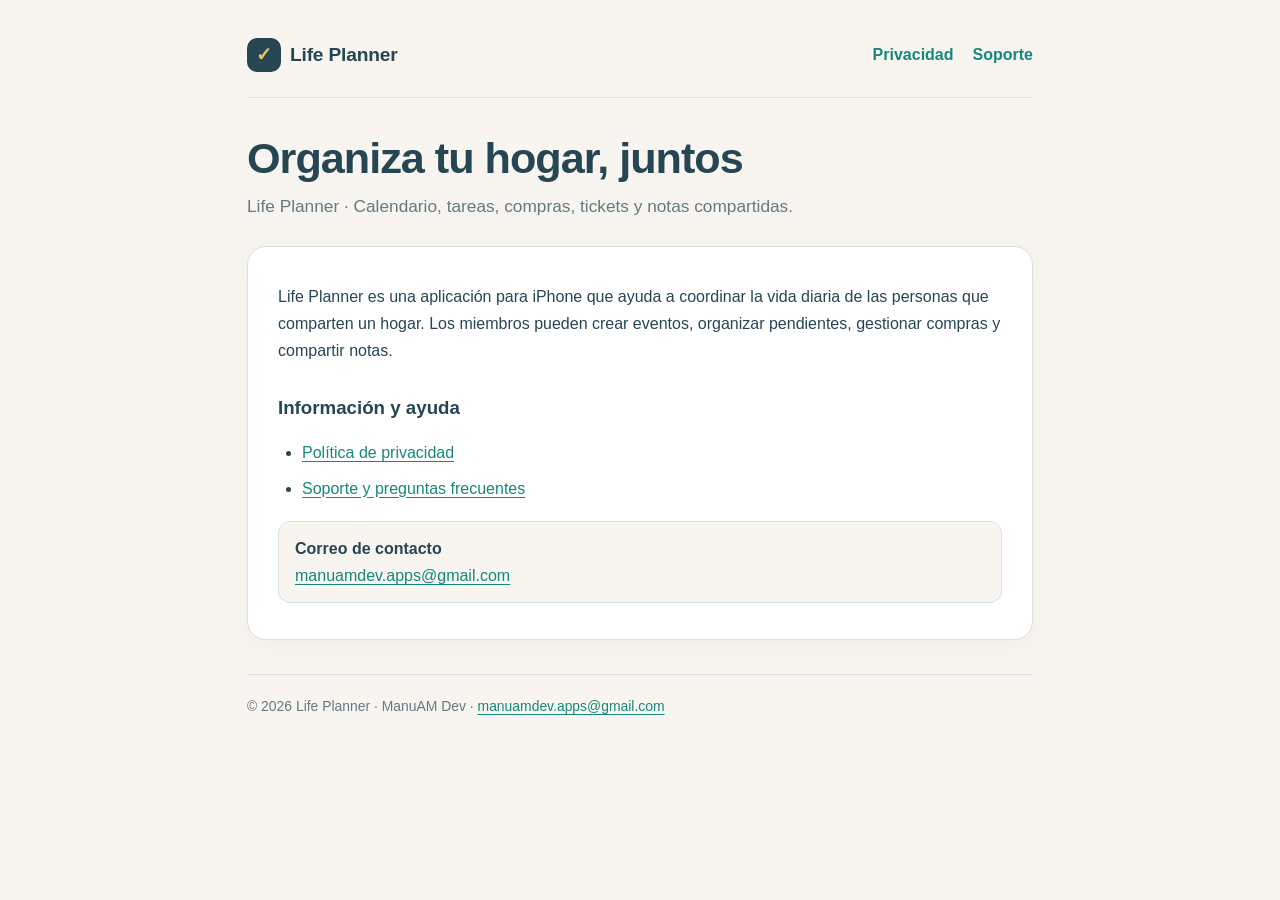
<file: index.html>
<!doctype html><html lang="es"><head><meta charset="utf-8"><meta name="viewport" content="width=device-width,initial-scale=1"><meta name="theme-color" content="#264653"><meta name="robots" content="index,follow"><meta name="description" content="Información y contacto de Life Planner, aplicación para organizar hogares."><title>Inicio — Life Planner</title><link rel="stylesheet" href="styles.css"></head><body><main><nav aria-label="Navegación principal"><a class="brand" href="index.html"><span class="mark" aria-hidden="true">✓</span>Life Planner</a><div class="links"><a href="privacidad.html">Privacidad</a><a href="soporte.html">Soporte</a></div></nav><h1>Organiza tu hogar, juntos</h1><p class="lead">Life Planner · Calendario, tareas, compras, tickets y notas compartidas.</p><section class="card"><p>Life Planner es una aplicación para iPhone que ayuda a coordinar la vida diaria de las personas que comparten un hogar. Los miembros pueden crear eventos, organizar pendientes, gestionar compras y compartir notas.</p><h2>Información y ayuda</h2><ul><li><a href="privacidad.html">Política de privacidad</a></li><li><a href="soporte.html">Soporte y preguntas frecuentes</a></li></ul><p class="contact"><strong>Correo de contacto</strong><br><a href="mailto:manuamdev.apps@gmail.com">manuamdev.apps@gmail.com</a></p></section><footer>© 2026 Life Planner · ManuAM Dev · <a href="mailto:manuamdev.apps@gmail.com">manuamdev.apps@gmail.com</a></footer></main></body></html>
</file>
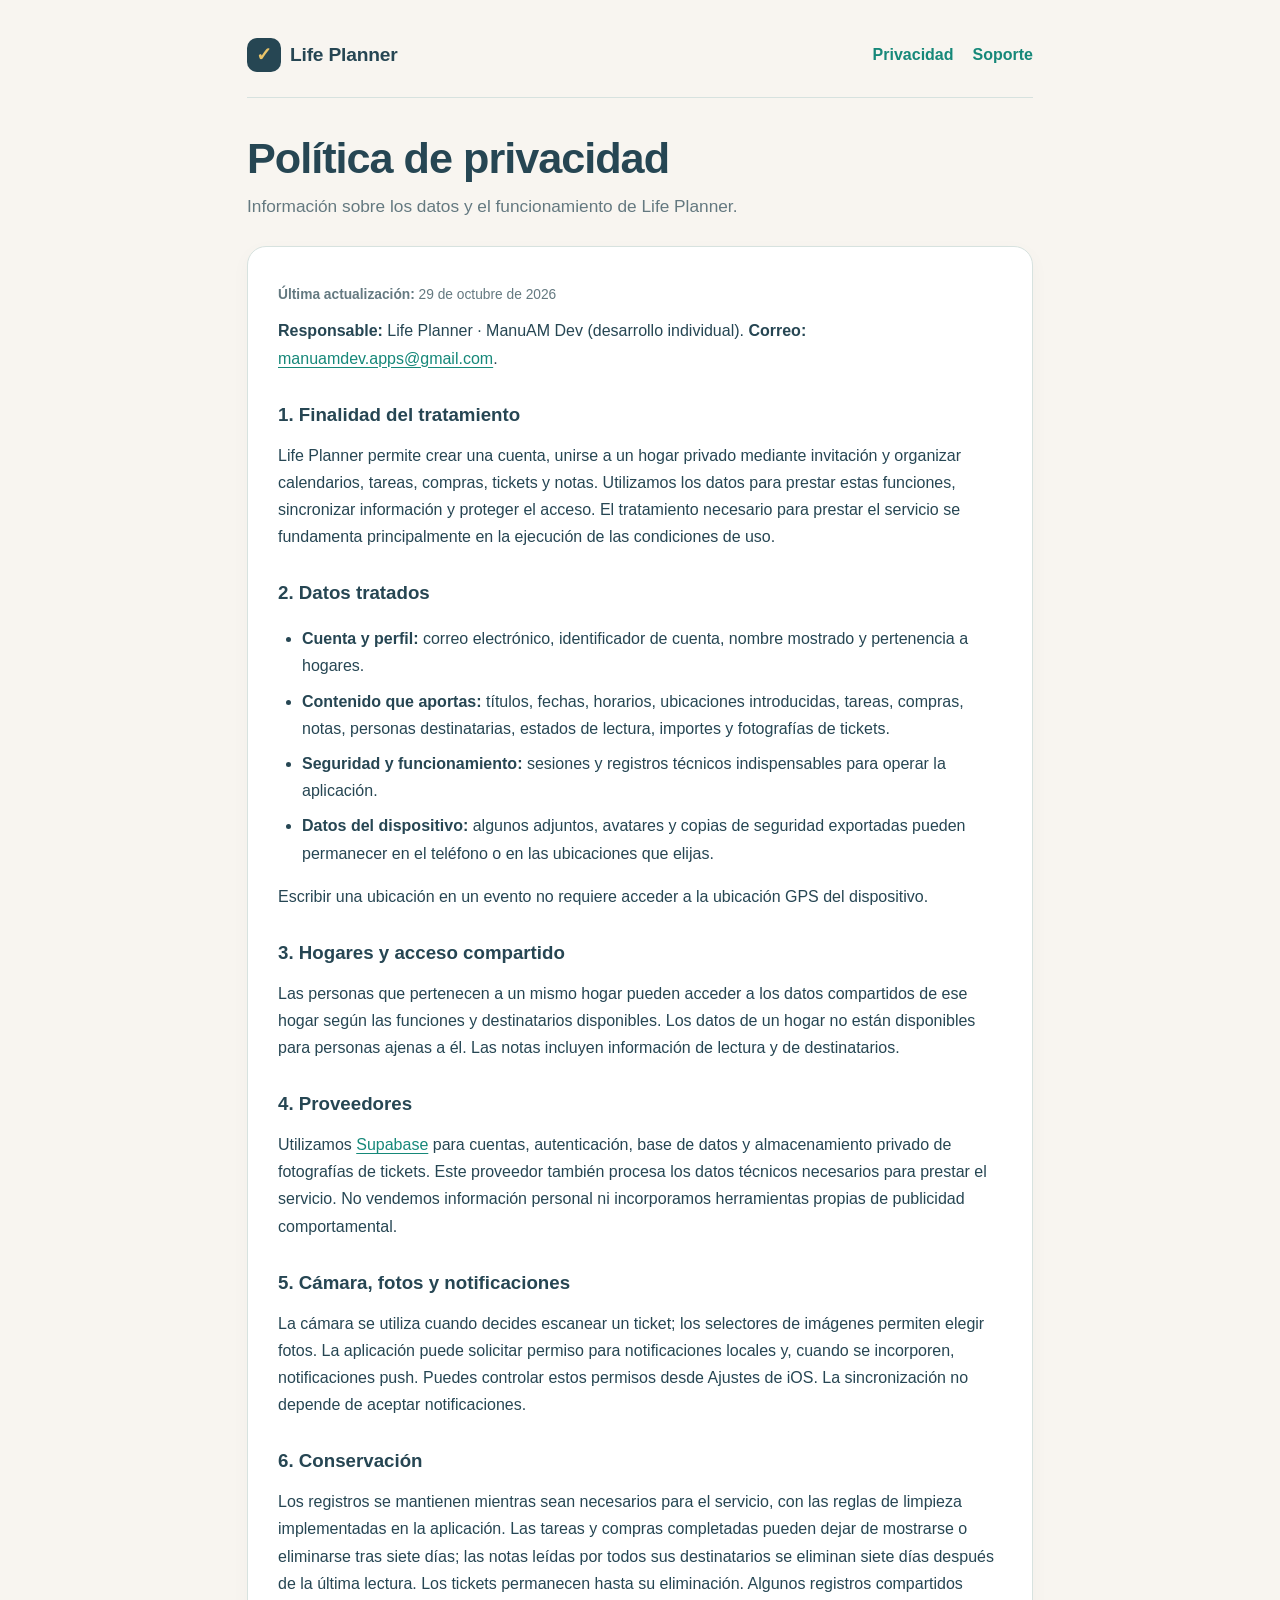
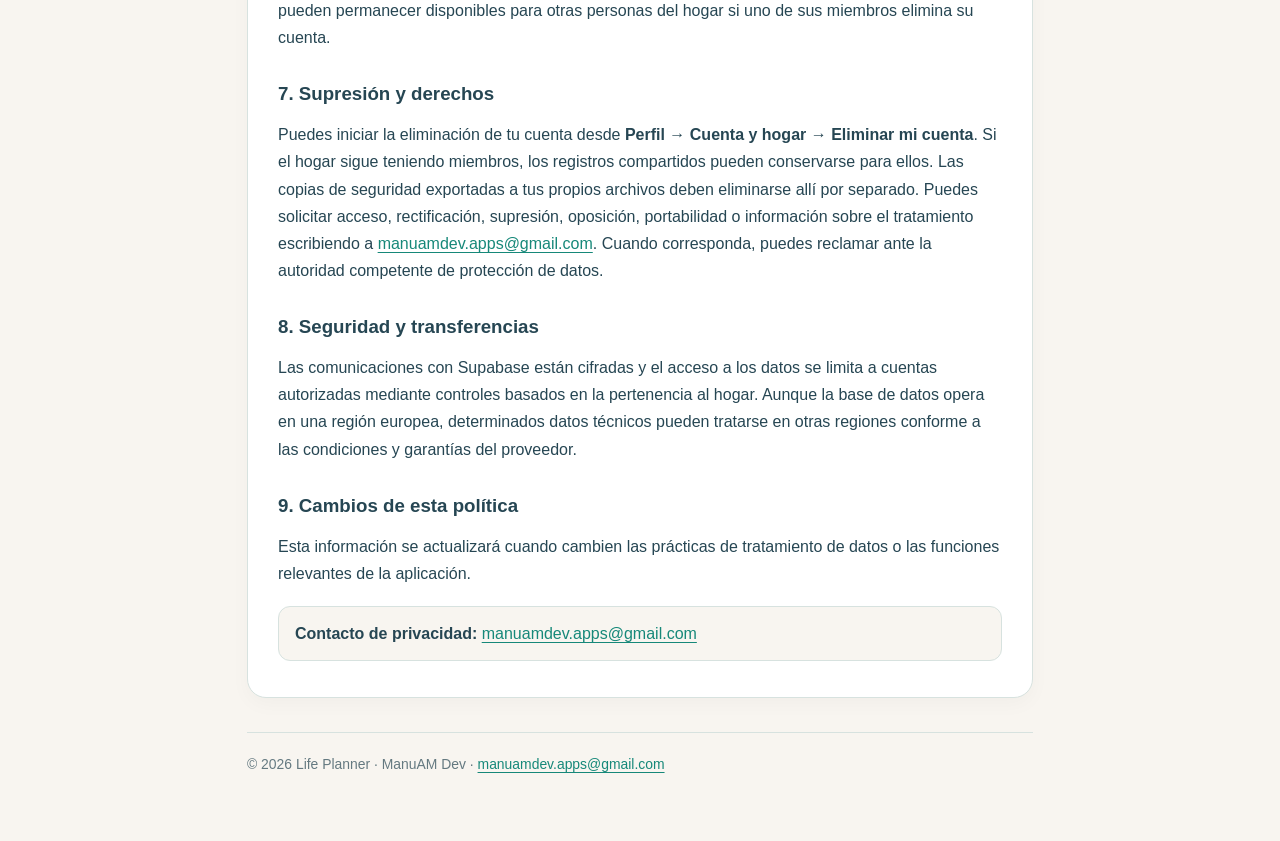
<file: privacidad.html>
<!doctype html><html lang="es"><head><meta charset="utf-8"><meta name="viewport" content="width=device-width,initial-scale=1"><meta name="theme-color" content="#264653"><meta name="robots" content="index,follow"><meta name="description" content="Cómo se tratan los datos personales en Life Planner."><title>Política de privacidad — Life Planner</title><link rel="stylesheet" href="styles.css"></head><body><main><nav aria-label="Navegación principal"><a class="brand" href="index.html"><span class="mark" aria-hidden="true">✓</span>Life Planner</a><div class="links"><a href="privacidad.html">Privacidad</a><a href="soporte.html">Soporte</a></div></nav><h1>Política de privacidad</h1><p class="lead">Información sobre los datos y el funcionamiento de Life Planner.</p><article class="card"><p class="meta"><strong>Última actualización:</strong> 29 de octubre de 2026</p><p><strong>Responsable:</strong> Life Planner · ManuAM Dev (desarrollo individual). <strong>Correo:</strong> <a href="mailto:manuamdev.apps@gmail.com">manuamdev.apps@gmail.com</a>.</p>
<h2>1. Finalidad del tratamiento</h2><p>Life Planner permite crear una cuenta, unirse a un hogar privado mediante invitación y organizar calendarios, tareas, compras, tickets y notas. Utilizamos los datos para prestar estas funciones, sincronizar información y proteger el acceso. El tratamiento necesario para prestar el servicio se fundamenta principalmente en la ejecución de las condiciones de uso.</p>
<h2>2. Datos tratados</h2><ul><li><strong>Cuenta y perfil:</strong> correo electrónico, identificador de cuenta, nombre mostrado y pertenencia a hogares.</li><li><strong>Contenido que aportas:</strong> títulos, fechas, horarios, ubicaciones introducidas, tareas, compras, notas, personas destinatarias, estados de lectura, importes y fotografías de tickets.</li><li><strong>Seguridad y funcionamiento:</strong> sesiones y registros técnicos indispensables para operar la aplicación.</li><li><strong>Datos del dispositivo:</strong> algunos adjuntos, avatares y copias de seguridad exportadas pueden permanecer en el teléfono o en las ubicaciones que elijas.</li></ul><p>Escribir una ubicación en un evento no requiere acceder a la ubicación GPS del dispositivo.</p>
<h2>3. Hogares y acceso compartido</h2><p>Las personas que pertenecen a un mismo hogar pueden acceder a los datos compartidos de ese hogar según las funciones y destinatarios disponibles. Los datos de un hogar no están disponibles para personas ajenas a él. Las notas incluyen información de lectura y de destinatarios.</p>
<h2>4. Proveedores</h2><p>Utilizamos <a href="https://supabase.com/" rel="noopener noreferrer">Supabase</a> para cuentas, autenticación, base de datos y almacenamiento privado de fotografías de tickets. Este proveedor también procesa los datos técnicos necesarios para prestar el servicio. No vendemos información personal ni incorporamos herramientas propias de publicidad comportamental.</p>
<h2>5. Cámara, fotos y notificaciones</h2><p>La cámara se utiliza cuando decides escanear un ticket; los selectores de imágenes permiten elegir fotos. La aplicación puede solicitar permiso para notificaciones locales y, cuando se incorporen, notificaciones push. Puedes controlar estos permisos desde Ajustes de iOS. La sincronización no depende de aceptar notificaciones.</p>
<h2>6. Conservación</h2><p>Los registros se mantienen mientras sean necesarios para el servicio, con las reglas de limpieza implementadas en la aplicación. Las tareas y compras completadas pueden dejar de mostrarse o eliminarse tras siete días; las notas leídas por todos sus destinatarios se eliminan siete días después de la última lectura. Los tickets permanecen hasta su eliminación. Algunos registros compartidos pueden permanecer disponibles para otras personas del hogar si uno de sus miembros elimina su cuenta.</p>
<h2>7. Supresión y derechos</h2><p>Puedes iniciar la eliminación de tu cuenta desde <strong>Perfil → Cuenta y hogar → Eliminar mi cuenta</strong>. Si el hogar sigue teniendo miembros, los registros compartidos pueden conservarse para ellos. Las copias de seguridad exportadas a tus propios archivos deben eliminarse allí por separado. Puedes solicitar acceso, rectificación, supresión, oposición, portabilidad o información sobre el tratamiento escribiendo a <a href="mailto:manuamdev.apps@gmail.com">manuamdev.apps@gmail.com</a>. Cuando corresponda, puedes reclamar ante la autoridad competente de protección de datos.</p>
<h2>8. Seguridad y transferencias</h2><p>Las comunicaciones con Supabase están cifradas y el acceso a los datos se limita a cuentas autorizadas mediante controles basados en la pertenencia al hogar. Aunque la base de datos opera en una región europea, determinados datos técnicos pueden tratarse en otras regiones conforme a las condiciones y garantías del proveedor.</p>
<h2>9. Cambios de esta política</h2><p>Esta información se actualizará cuando cambien las prácticas de tratamiento de datos o las funciones relevantes de la aplicación.</p><p class="contact"><strong>Contacto de privacidad:</strong> <a href="mailto:manuamdev.apps@gmail.com">manuamdev.apps@gmail.com</a></p></article><footer>© 2026 Life Planner · ManuAM Dev · <a href="mailto:manuamdev.apps@gmail.com">manuamdev.apps@gmail.com</a></footer></main></body></html>
</file>
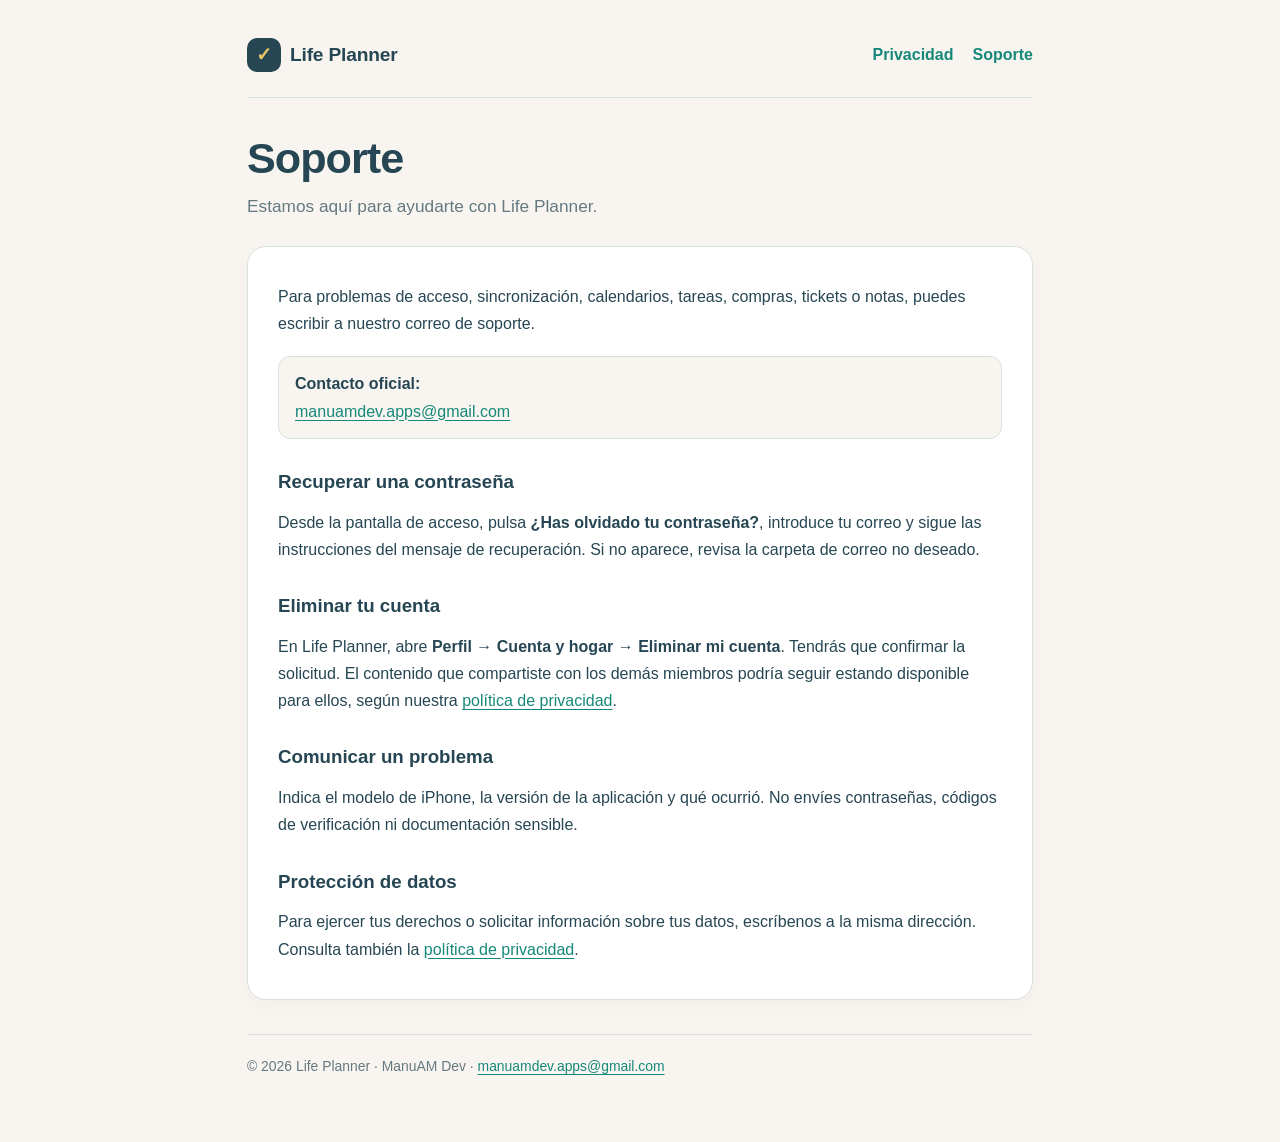
<file: soporte.html>
<!doctype html><html lang="es"><head><meta charset="utf-8"><meta name="viewport" content="width=device-width,initial-scale=1"><meta name="theme-color" content="#264653"><meta name="robots" content="index,follow"><meta name="description" content="Ayuda, contacto y preguntas frecuentes de Life Planner."><title>Soporte — Life Planner</title><link rel="stylesheet" href="styles.css"></head><body><main><nav aria-label="Navegación principal"><a class="brand" href="index.html"><span class="mark" aria-hidden="true">✓</span>Life Planner</a><div class="links"><a href="privacidad.html">Privacidad</a><a href="soporte.html">Soporte</a></div></nav><h1>Soporte</h1><p class="lead">Estamos aquí para ayudarte con Life Planner.</p><section class="card"><p>Para problemas de acceso, sincronización, calendarios, tareas, compras, tickets o notas, puedes escribir a nuestro correo de soporte.</p><p class="contact"><strong>Contacto oficial:</strong><br><a href="mailto:manuamdev.apps@gmail.com">manuamdev.apps@gmail.com</a></p><h2>Recuperar una contraseña</h2><p>Desde la pantalla de acceso, pulsa <strong>¿Has olvidado tu contraseña?</strong>, introduce tu correo y sigue las instrucciones del mensaje de recuperación. Si no aparece, revisa la carpeta de correo no deseado.</p><h2>Eliminar tu cuenta</h2><p>En Life Planner, abre <strong>Perfil → Cuenta y hogar → Eliminar mi cuenta</strong>. Tendrás que confirmar la solicitud. El contenido que compartiste con los demás miembros podría seguir estando disponible para ellos, según nuestra <a href="privacidad.html">política de privacidad</a>.</p><h2>Comunicar un problema</h2><p>Indica el modelo de iPhone, la versión de la aplicación y qué ocurrió. No envíes contraseñas, códigos de verificación ni documentación sensible.</p><h2>Protección de datos</h2><p>Para ejercer tus derechos o solicitar información sobre tus datos, escríbenos a la misma dirección. Consulta también la <a href="privacidad.html">política de privacidad</a>.</p></section><footer>© 2026 Life Planner · ManuAM Dev · <a href="mailto:manuamdev.apps@gmail.com">manuamdev.apps@gmail.com</a></footer></main></body></html>
</file>
<file: styles.css>
:root{color-scheme:light dark;--bg:#f8f5f0;--panel:#fff;--text:#264653;--muted:#647980;--accent:#168879;--line:#d7e2df}
@media(prefers-color-scheme:dark){:root{--bg:#17292f;--panel:#24383d;--text:#f4f2eb;--muted:#c5d4d2;--accent:#8dddc9;--line:#43575b}}
*{box-sizing:border-box}html{scroll-behavior:smooth}body{margin:0;background:var(--bg);color:var(--text);font:16px/1.7 -apple-system,BlinkMacSystemFont,"Segoe UI",sans-serif}
main{max-width:830px;margin:0 auto;padding:38px 22px 64px}nav{display:flex;align-items:center;justify-content:space-between;gap:20px;flex-wrap:wrap;padding-bottom:25px;border-bottom:1px solid var(--line)}
.brand{font-weight:800;font-size:1.2rem;color:var(--text);text-decoration:none;letter-spacing:-.2px}.mark{display:inline-flex;width:34px;height:34px;align-items:center;justify-content:center;background:#264653;color:#e9c46a;border-radius:10px;margin-right:9px}
nav .links{display:flex;gap:19px;flex-wrap:wrap}a{color:var(--accent);text-underline-offset:3px}nav .links a{text-decoration:none;font-weight:600}
h1{font-size:clamp(2rem,5vw,2.7rem);letter-spacing:-1px;line-height:1.15;margin:36px 0 8px}h2{font-size:1.17rem;margin:27px 0 8px}.lead{font-size:1.08rem;color:var(--muted);margin:0 0 25px}
.card{padding:25px 30px;background:var(--panel);border:1px solid var(--line);border-radius:19px;box-shadow:0 6px 20px #00000008}
p{margin:11px 0}ul{padding-left:24px}li{margin-bottom:8px}.meta{font-size:.86rem;color:var(--muted)}.contact{background:var(--bg);border:1px solid var(--line);border-radius:12px;padding:13px 16px;margin-top:19px}
footer{border-top:1px solid var(--line);margin-top:34px;padding-top:20px;font-size:.87rem;color:var(--muted)}
@media(max-width:550px){.card{padding:18px}main{padding-top:23px}nav .links{gap:12px}}
</file>
